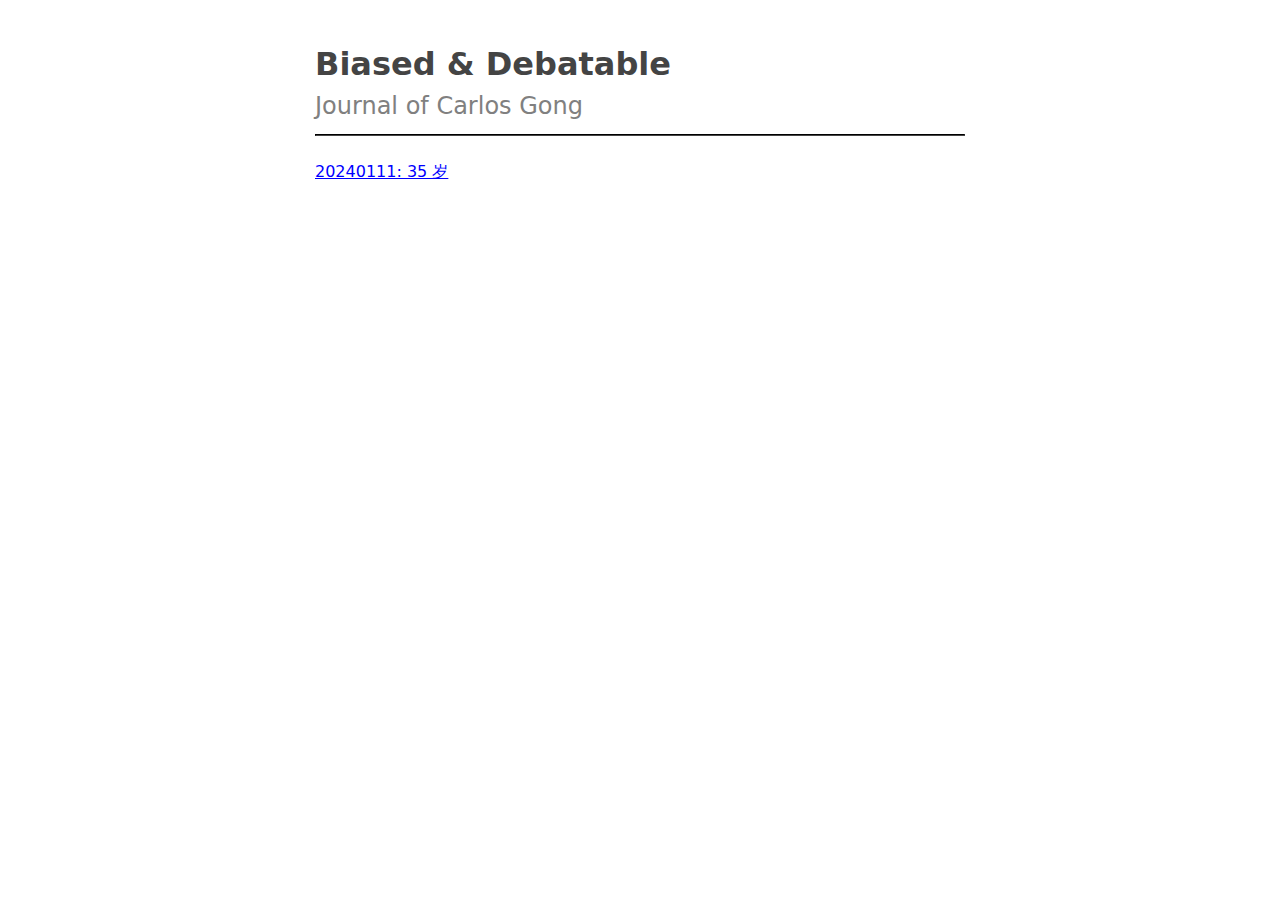
<file: index.html>
<!DOCTYPE html>
<html lang="en">
<head>
    <meta charset="UTF-8">
    <meta name="viewport" content="width=device-width, initial-scale=1.0">
    <link rel="stylesheet" href="./reset.css">
    <link rel="stylesheet" href="./style.css">
    <title>Journal of Carlos Gong</title>
</head>
<body>
    <h1>Biased & Debatable</h1>
    <h2>Journal of Carlos Gong</h2>
    <hr id="title-section-ender">
    <section>
        <a href="./posts/2024011101.html">20240111: 35 岁</a>
    </section>
</body>
</html>
</file>
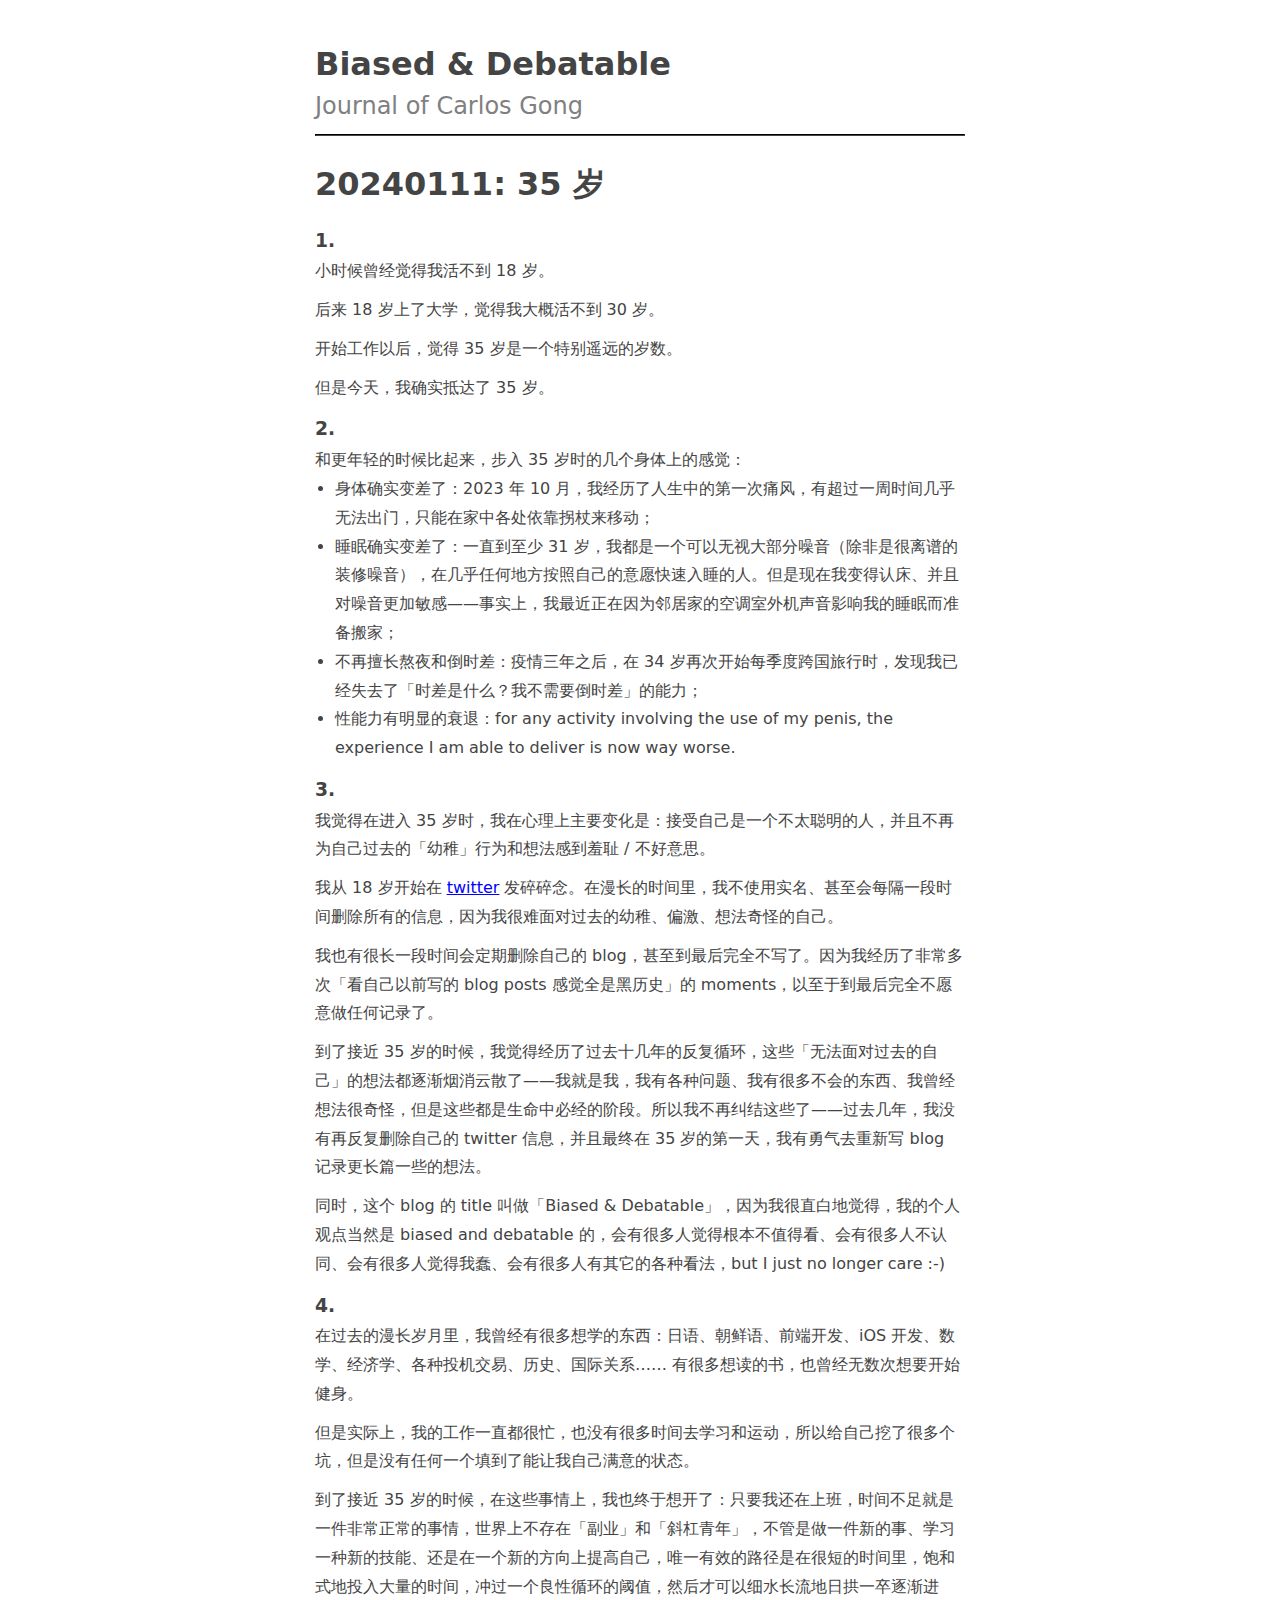
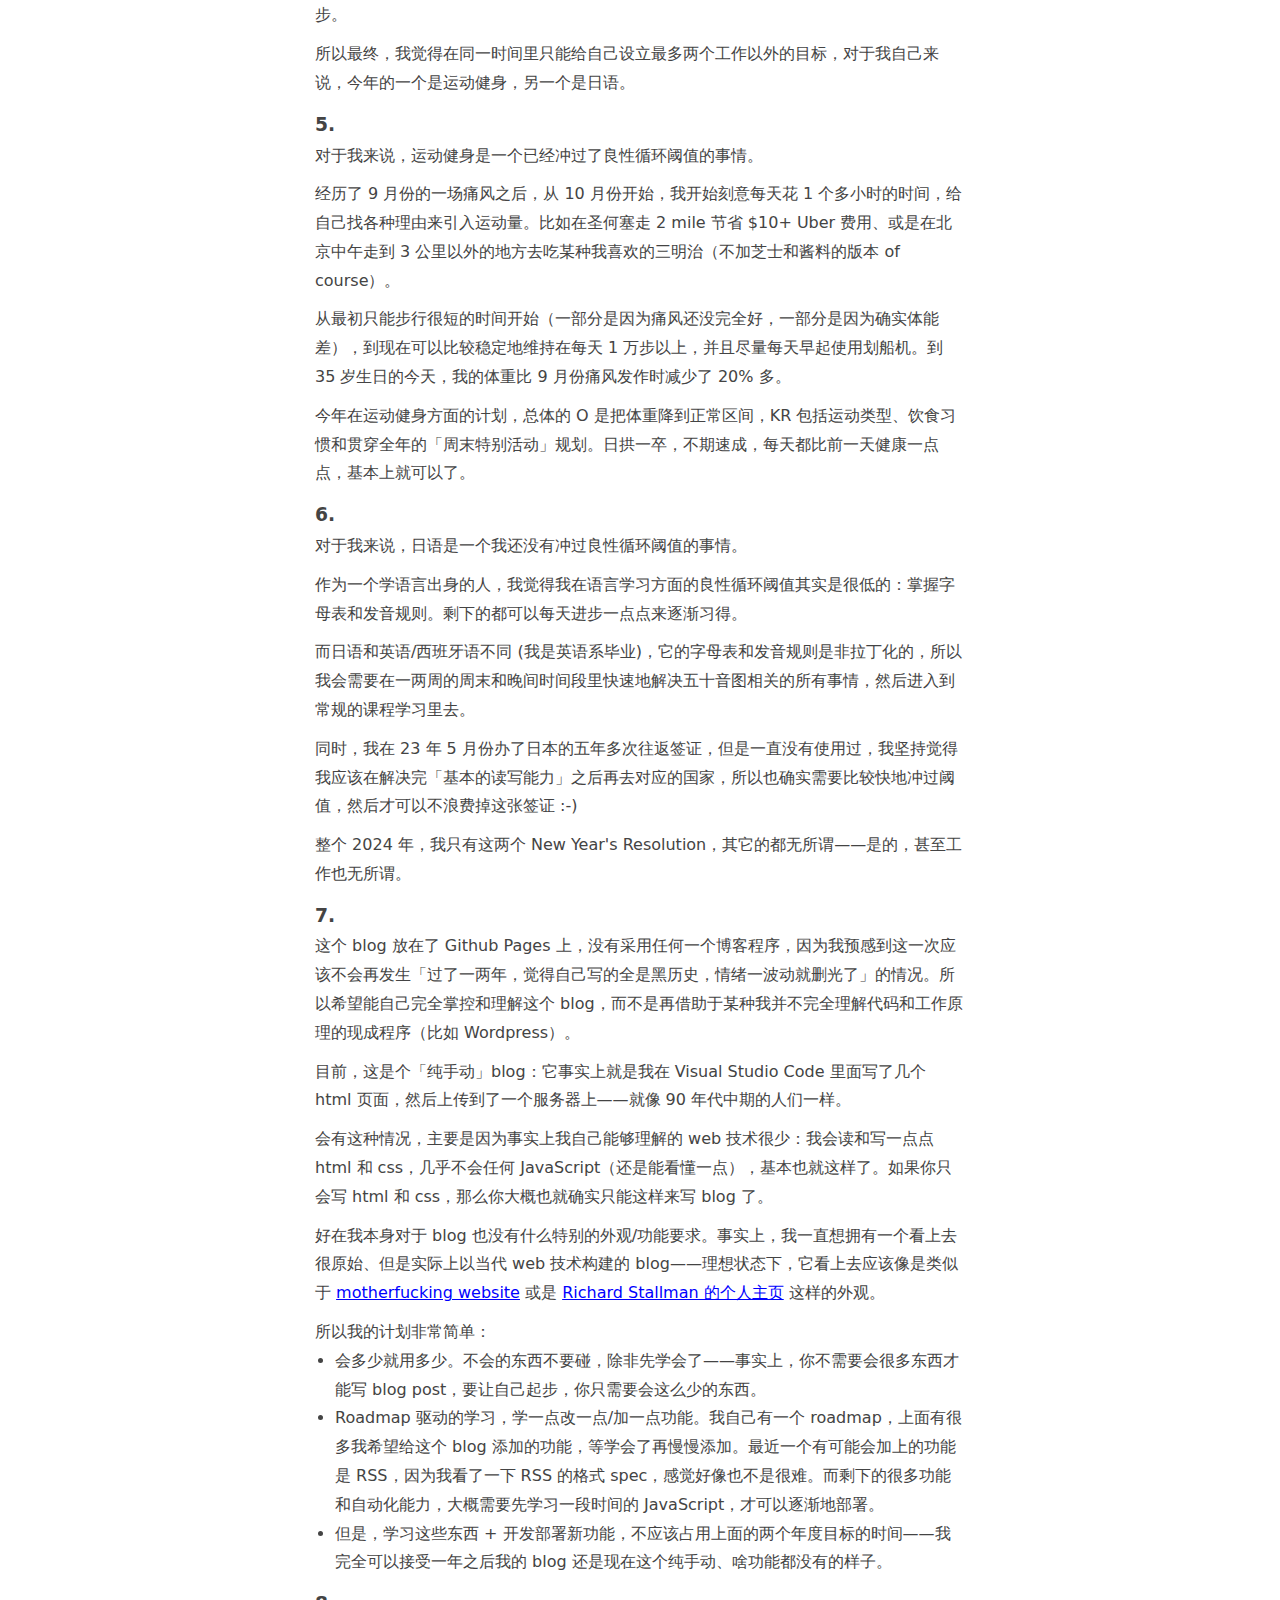
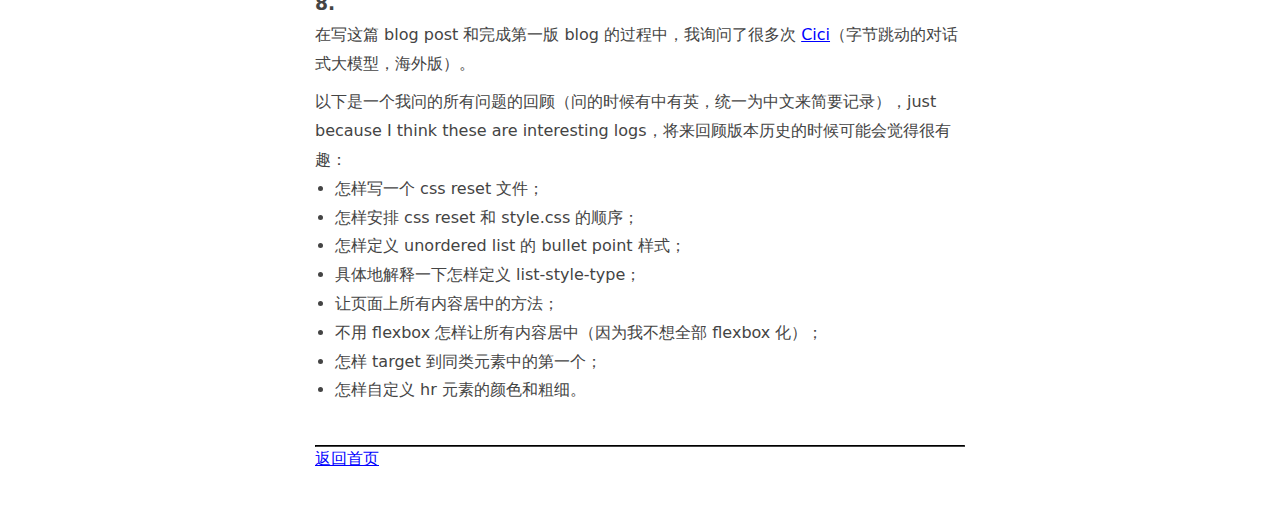
<file: posts/2024011101.html>
<!DOCTYPE html>
<html lang="en">
<head>
    <meta charset="UTF-8">
    <meta name="viewport" content="width=device-width, initial-scale=1.0">
    <link rel="stylesheet" href="../reset.css">
    <link rel="stylesheet" href="./poststyle.css">
    <title>20240111: 35 岁</title>
</head>
<body>
    <h1><a id="site-title" href="../index.html">Biased & Debatable</a></h1>
    <h2>Journal of Carlos Gong</h2>
    <hr id="title-section-ender">
    <article>
        <h1 id="post-title">20240111: 35 岁</h1>
        <h3>1.</h3>
        <p>小时候曾经觉得我活不到 18 岁。</p>
        <p>后来 18 岁上了大学，觉得我大概活不到 30 岁。</p>
        <p>开始工作以后，觉得 35 岁是一个特别遥远的岁数。</p>
        <p>但是今天，我确实抵达了 35 岁。</p>

        <h3>2.</h3>
        <p>和更年轻的时候比起来，步入 35 岁时的几个身体上的感觉：</p>
        <ul>
            <li>身体确实变差了：2023 年 10 月，我经历了人生中的第一次痛风，有超过一周时间几乎无法出门，只能在家中各处依靠拐杖来移动；</li>
            <li>睡眠确实变差了：一直到至少 31 岁，我都是一个可以无视大部分噪音（除非是很离谱的装修噪音），在几乎任何地方按照自己的意愿快速入睡的人。但是现在我变得认床、并且对噪音更加敏感——事实上，我最近正在因为邻居家的空调室外机声音影响我的睡眠而准备搬家；</li>
            <li>不再擅长熬夜和倒时差：疫情三年之后，在 34 岁再次开始每季度跨国旅行时，发现我已经失去了「时差是什么？我不需要倒时差」的能力；</li>
            <li>性能力有明显的衰退：for any activity involving the use of my penis, the experience I am able to deliver is now way worse.</li>
        </ul>

        <h3>3.</h3>
        <p>我觉得在进入 35 岁时，我在心理上主要变化是：接受自己是一个不太聪明的人，并且不再为自己过去的「幼稚」行为和想法感到羞耻 / 不好意思。</p>
        <p>我从 18 岁开始在 <a href="https://twitter.com/Carlos_Gong">twitter</a> 发碎碎念。在漫长的时间里，我不使用实名、甚至会每隔一段时间删除所有的信息，因为我很难面对过去的幼稚、偏激、想法奇怪的自己。</p>
        <p>我也有很长一段时间会定期删除自己的 blog，甚至到最后完全不写了。因为我经历了非常多次「看自己以前写的 blog posts 感觉全是黑历史」的 moments，以至于到最后完全不愿意做任何记录了。</p>
        <p>到了接近 35 岁的时候，我觉得经历了过去十几年的反复循环，这些「无法面对过去的自己」的想法都逐渐烟消云散了——我就是我，我有各种问题、我有很多不会的东西、我曾经想法很奇怪，但是这些都是生命中必经的阶段。所以我不再纠结这些了——过去几年，我没有再反复删除自己的 twitter 信息，并且最终在 35 岁的第一天，我有勇气去重新写 blog 记录更长篇一些的想法。</p>
        <p>同时，这个 blog 的 title 叫做「Biased & Debatable」，因为我很直白地觉得，我的个人观点当然是 biased and debatable 的，会有很多人觉得根本不值得看、会有很多人不认同、会有很多人觉得我蠢、会有很多人有其它的各种看法，but I just no longer care :-)</p>

        <h3>4.</h3>
        <p>在过去的漫长岁月里，我曾经有很多想学的东西：日语、朝鲜语、前端开发、iOS 开发、数学、经济学、各种投机交易、历史、国际关系…… 有很多想读的书，也曾经无数次想要开始健身。</p>
        <p>但是实际上，我的工作一直都很忙，也没有很多时间去学习和运动，所以给自己挖了很多个坑，但是没有任何一个填到了能让我自己满意的状态。</p>
        <p>到了接近 35 岁的时候，在这些事情上，我也终于想开了：只要我还在上班，时间不足就是一件非常正常的事情，世界上不存在「副业」和「斜杠青年」，不管是做一件新的事、学习一种新的技能、还是在一个新的方向上提高自己，唯一有效的路径是在很短的时间里，饱和式地投入大量的时间，冲过一个良性循环的阈值，然后才可以细水长流地日拱一卒逐渐进步。</p>
        <p>所以最终，我觉得在同一时间里只能给自己设立最多两个工作以外的目标，对于我自己来说，今年的一个是运动健身，另一个是日语。</p>

        <h3>5.</h3>
        <p>对于我来说，运动健身是一个已经冲过了良性循环阈值的事情。</p>
        <p>经历了 9 月份的一场痛风之后，从 10 月份开始，我开始刻意每天花 1 个多小时的时间，给自己找各种理由来引入运动量。比如在圣何塞走 2 mile 节省 $10+ Uber 费用、或是在北京中午走到 3 公里以外的地方去吃某种我喜欢的三明治（不加芝士和酱料的版本 of course）。</p>
        <p>从最初只能步行很短的时间开始（一部分是因为痛风还没完全好，一部分是因为确实体能差），到现在可以比较稳定地维持在每天 1 万步以上，并且尽量每天早起使用划船机。到 35 岁生日的今天，我的体重比 9 月份痛风发作时减少了 20% 多。</p>
        <p>今年在运动健身方面的计划，总体的 O 是把体重降到正常区间，KR 包括运动类型、饮食习惯和贯穿全年的「周末特别活动」规划。日拱一卒，不期速成，每天都比前一天健康一点点，基本上就可以了。</p>

        <h3>6.</h3>
        <p>对于我来说，日语是一个我还没有冲过良性循环阈值的事情。</p>
        <p>作为一个学语言出身的人，我觉得我在语言学习方面的良性循环阈值其实是很低的：掌握字母表和发音规则。剩下的都可以每天进步一点点来逐渐习得。</p>
        <p>而日语和英语/西班牙语不同 (我是英语系毕业)，它的字母表和发音规则是非拉丁化的，所以我会需要在一两周的周末和晚间时间段里快速地解决五十音图相关的所有事情，然后进入到常规的课程学习里去。</p>
        <p>同时，我在 23 年 5 月份办了日本的五年多次往返签证，但是一直没有使用过，我坚持觉得我应该在解决完「基本的读写能力」之后再去对应的国家，所以也确实需要比较快地冲过阈值，然后才可以不浪费掉这张签证 :-)</p>
        <p>整个 2024 年，我只有这两个 New Year's Resolution，其它的都无所谓——是的，甚至工作也无所谓。</p>

        <h3>7.</h3>
        <p>这个 blog 放在了 Github Pages 上，没有采用任何一个博客程序，因为我预感到这一次应该不会再发生「过了一两年，觉得自己写的全是黑历史，情绪一波动就删光了」的情况。所以希望能自己完全掌控和理解这个 blog，而不是再借助于某种我并不完全理解代码和工作原理的现成程序（比如 Wordpress）。</p>
        <p>目前，这是个「纯手动」blog：它事实上就是我在 Visual Studio Code 里面写了几个 html 页面，然后上传到了一个服务器上——就像 90 年代中期的人们一样。</p>
        <p>会有这种情况，主要是因为事实上我自己能够理解的 web 技术很少：我会读和写一点点 html 和 css，几乎不会任何 JavaScript（还是能看懂一点），基本也就这样了。如果你只会写 html 和 css，那么你大概也就确实只能这样来写 blog 了。</p>
        <p>好在我本身对于 blog 也没有什么特别的外观/功能要求。事实上，我一直想拥有一个看上去很原始、但是实际上以当代 web 技术构建的 blog——理想状态下，它看上去应该像是类似于 <a href="https://motherfuckingwebsite.com/">motherfucking website</a> 或是 <a href="https://stallman.org/">Richard Stallman 的个人主页</a> 这样的外观。</p>
        <p>所以我的计划非常简单：</p>
        <ul>
            <li>会多少就用多少。不会的东西不要碰，除非先学会了——事实上，你不需要会很多东西才能写 blog post，要让自己起步，你只需要会这么少的东西。</li>
            <li>Roadmap 驱动的学习，学一点改一点/加一点功能。我自己有一个 roadmap，上面有很多我希望给这个 blog 添加的功能，等学会了再慢慢添加。最近一个有可能会加上的功能是 RSS，因为我看了一下 RSS 的格式 spec，感觉好像也不是很难。而剩下的很多功能和自动化能力，大概需要先学习一段时间的 JavaScript，才可以逐渐地部署。</li>
            <li>但是，学习这些东西 + 开发部署新功能，不应该占用上面的两个年度目标的时间——我完全可以接受一年之后我的 blog 还是现在这个纯手动、啥功能都没有的样子。</li>
        </ul>

        <h3>8.</h3>
        <p>在写这篇 blog post 和完成第一版 blog 的过程中，我询问了很多次 <a href="https://www.ciciai.com/">Cici</a>（字节跳动的对话式大模型，海外版）。</p>
        <p>以下是一个我问的所有问题的回顾（问的时候有中有英，统一为中文来简要记录），just because I think these are interesting logs，将来回顾版本历史的时候可能会觉得很有趣：</p>
        <ul>
            <li>怎样写一个 css reset 文件；</li>
            <li>怎样安排 css reset 和 style.css 的顺序；</li>
            <li>怎样定义 unordered list 的 bullet point 样式；</li>
            <li>具体地解释一下怎样定义 list-style-type；</li>
            <li>让页面上所有内容居中的方法；</li>
            <li>不用 flexbox 怎样让所有内容居中（因为我不想全部 flexbox 化）；</li>
            <li>怎样 target 到同类元素中的第一个；</li>
            <li>怎样自定义 hr 元素的颜色和粗细。</li>
        </ul>
    </article>
    <hr>
    <a href="../index.html">返回首页</a>
</body>
</html>
</file>
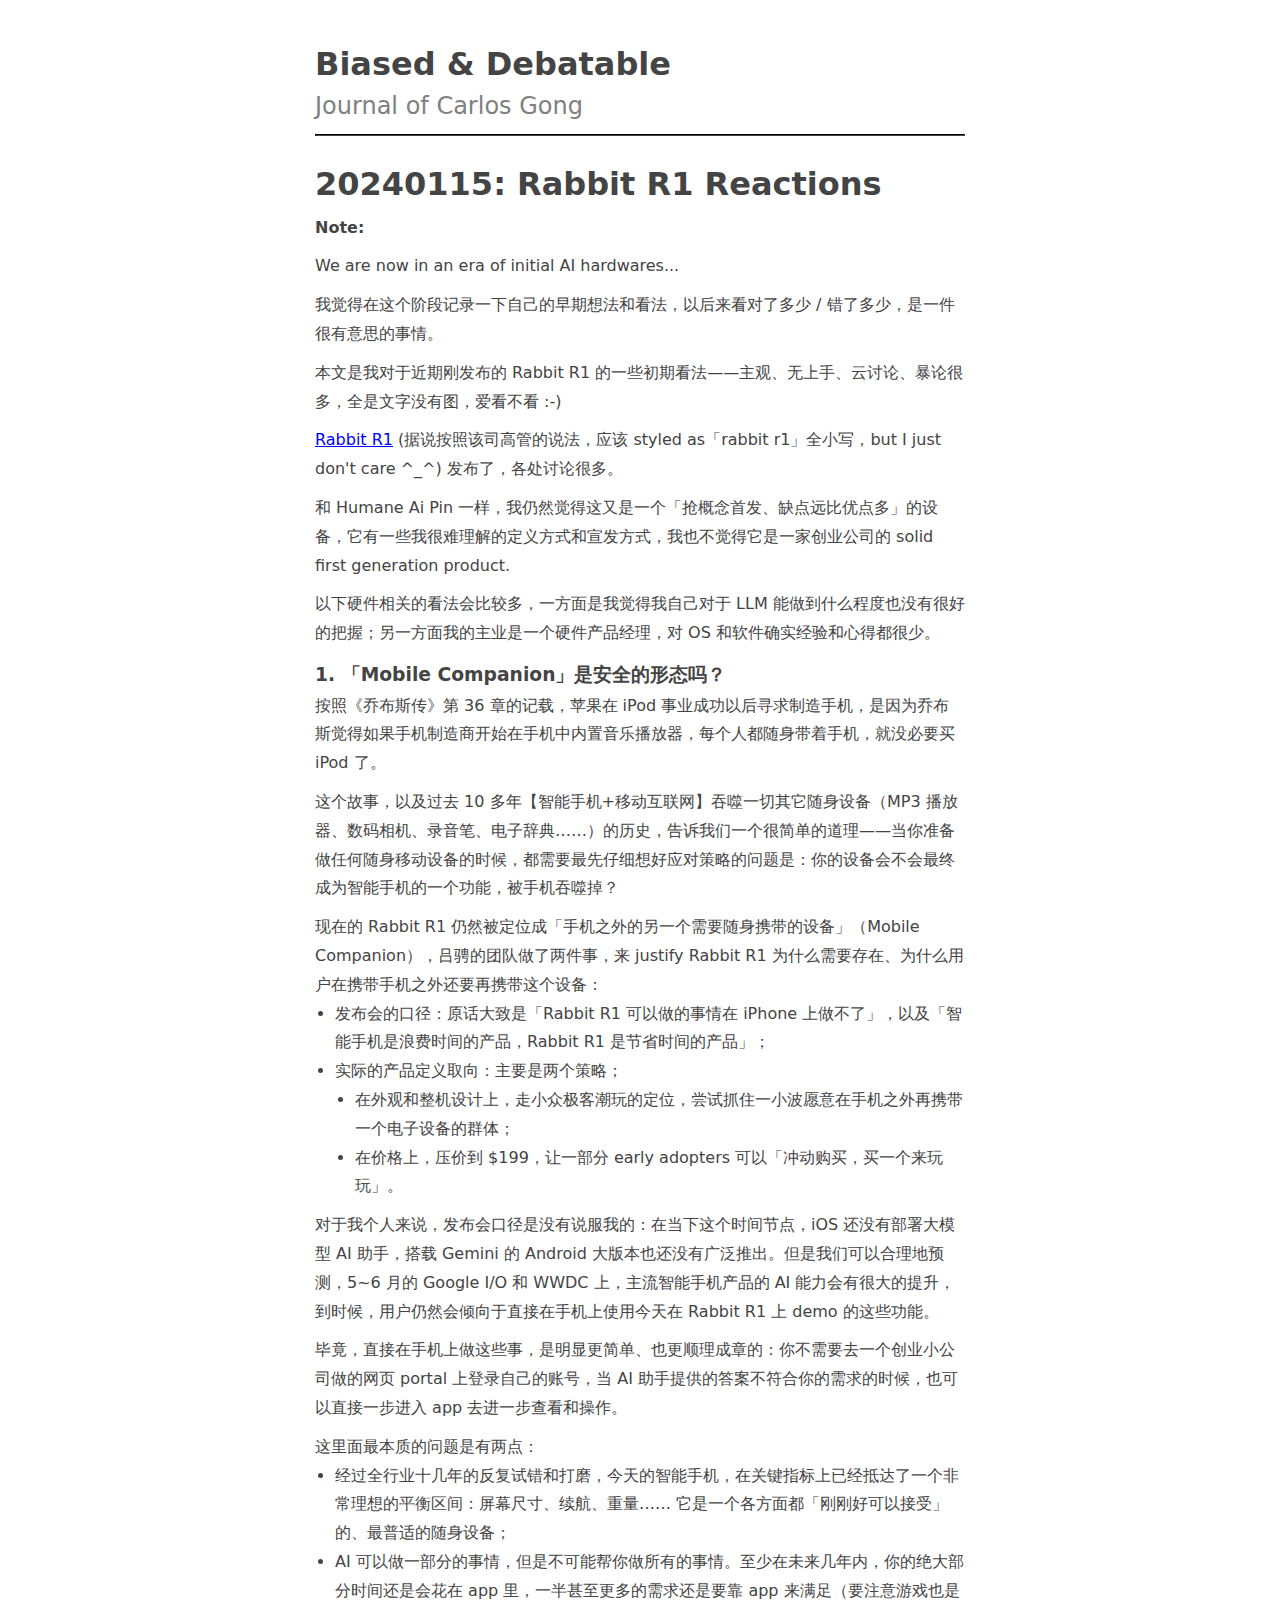
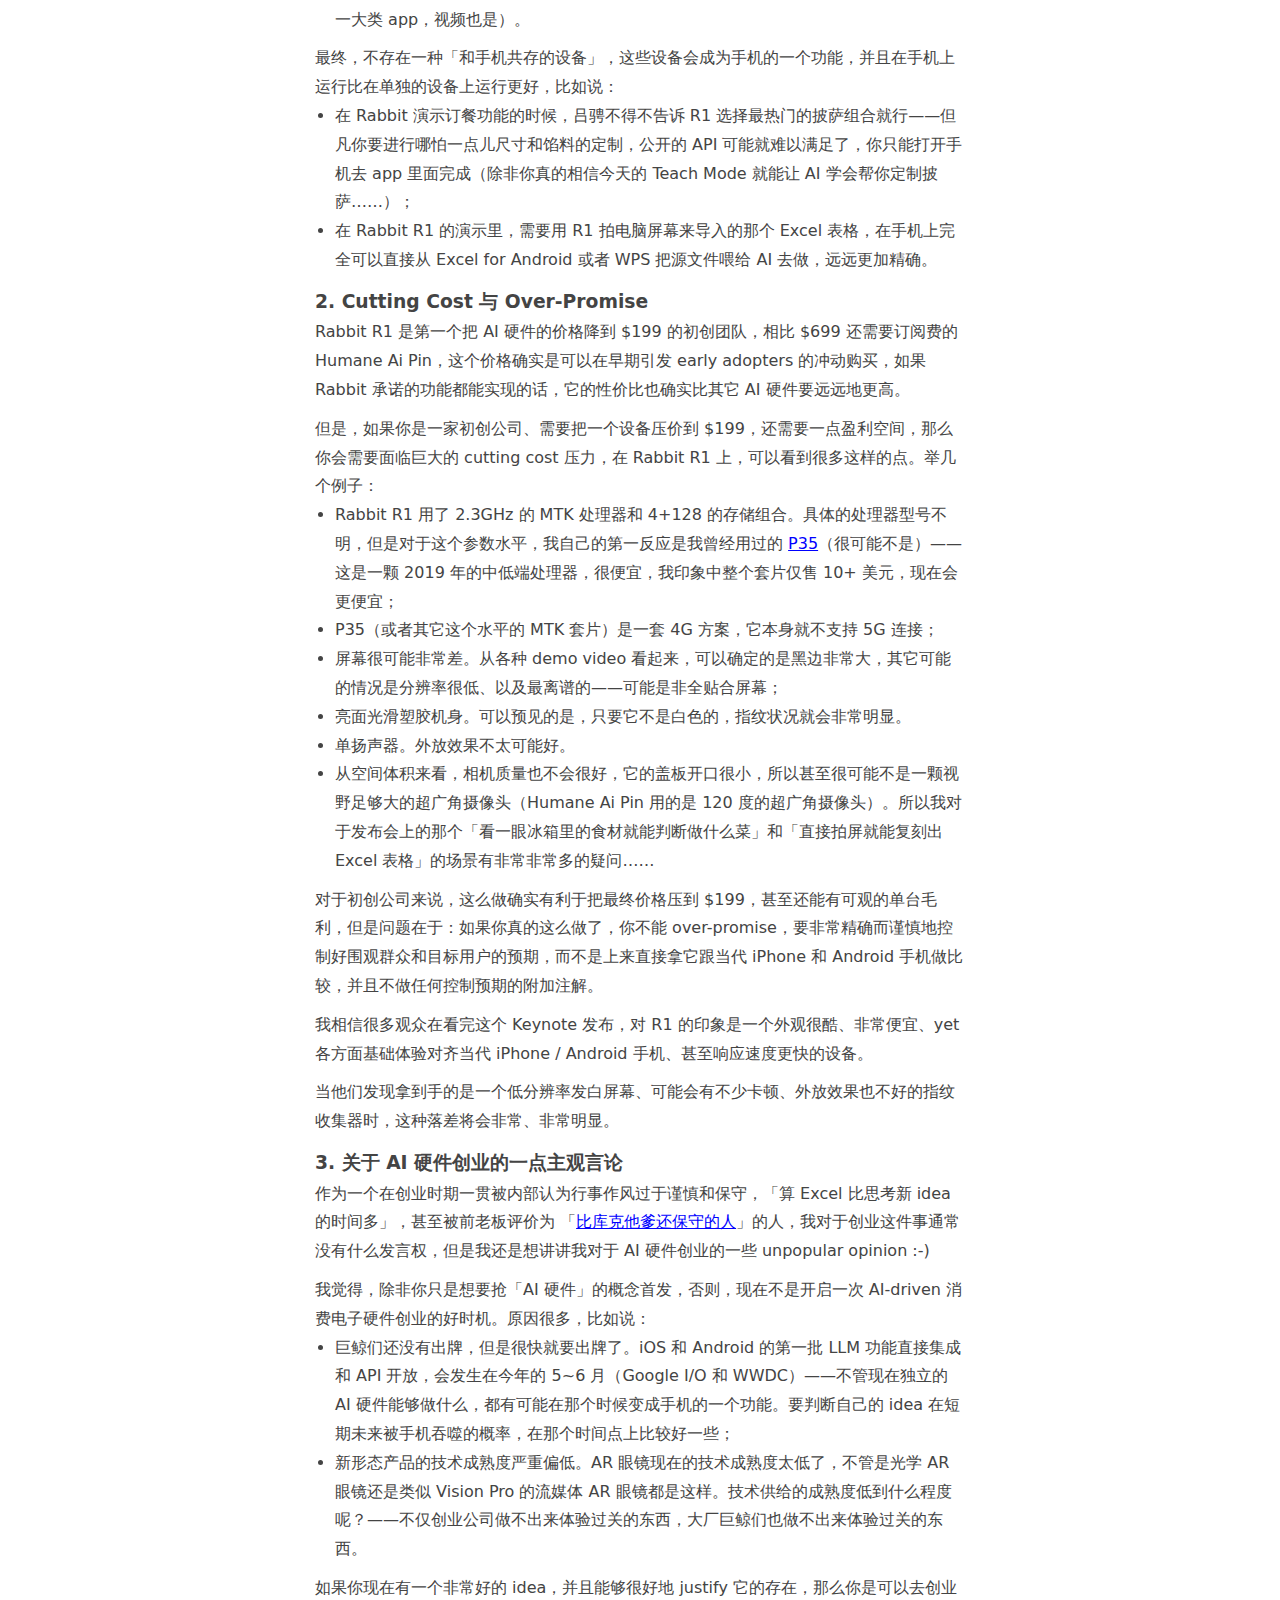
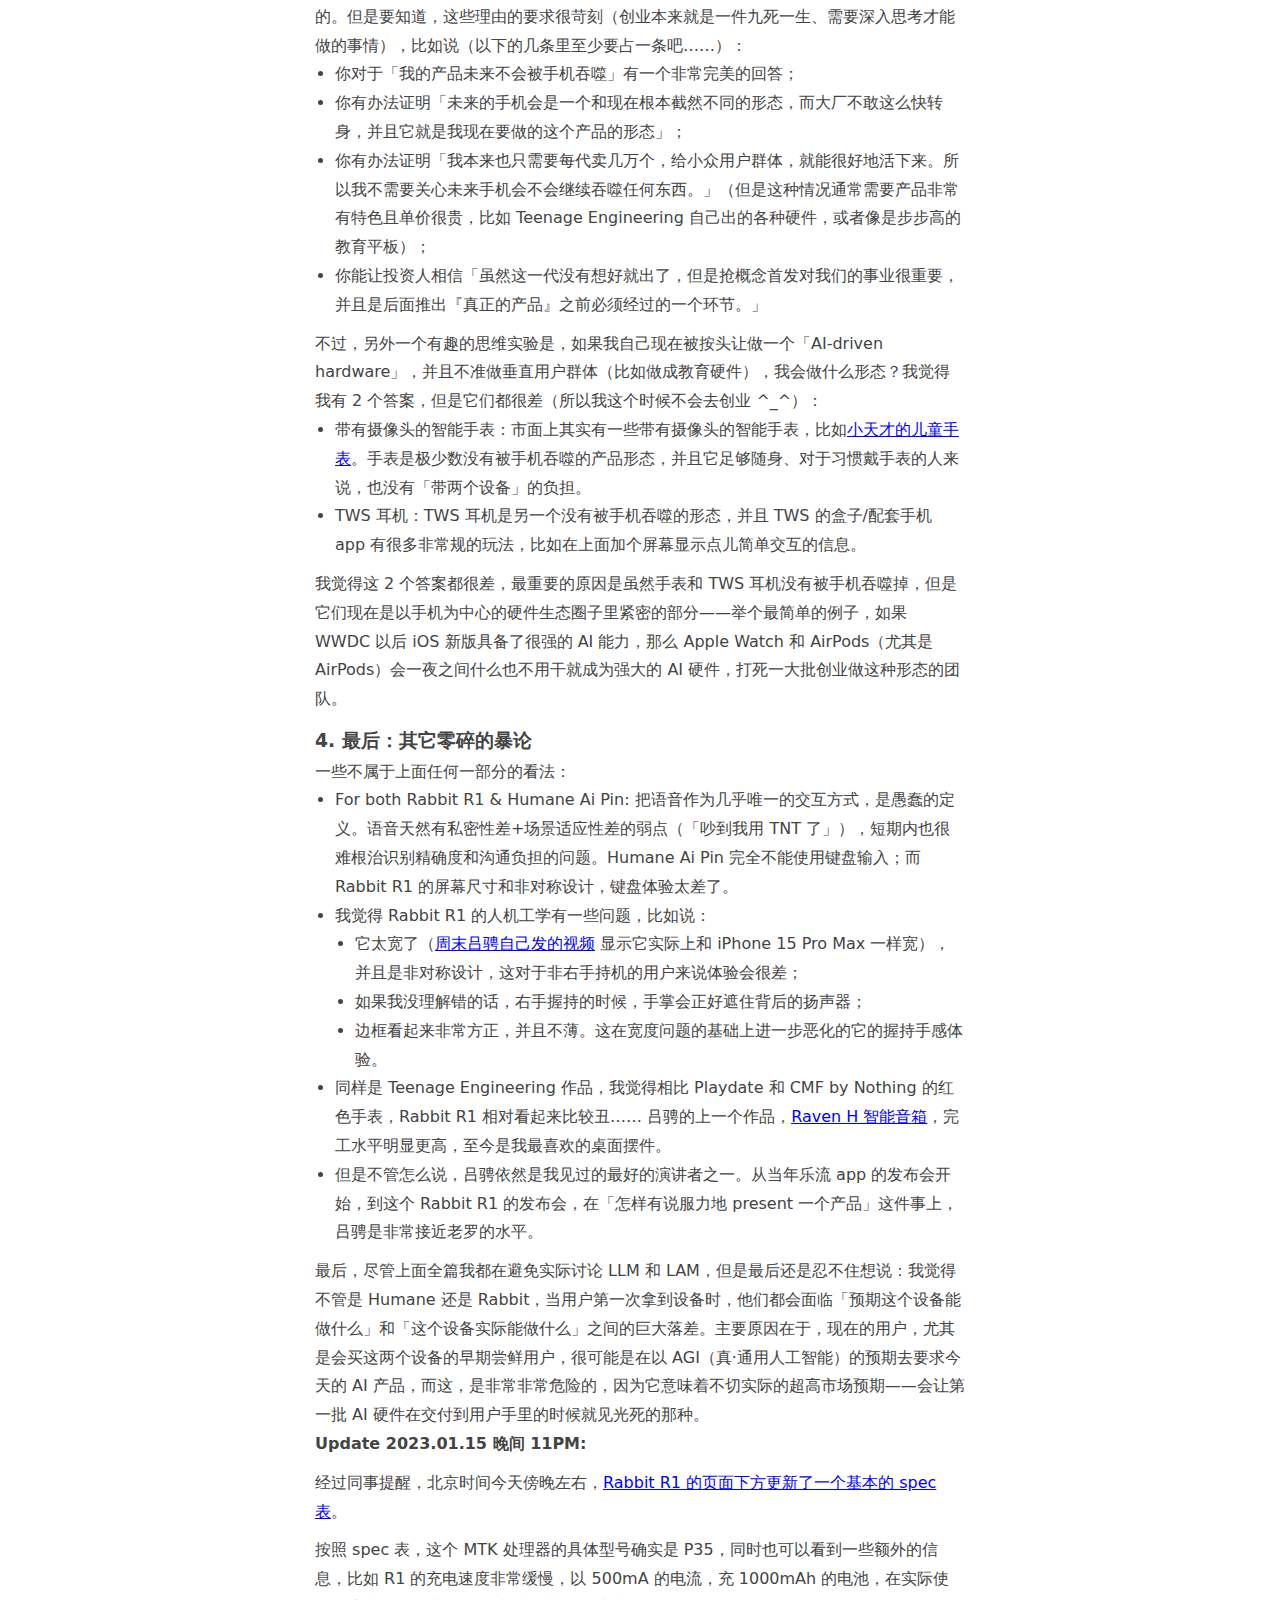
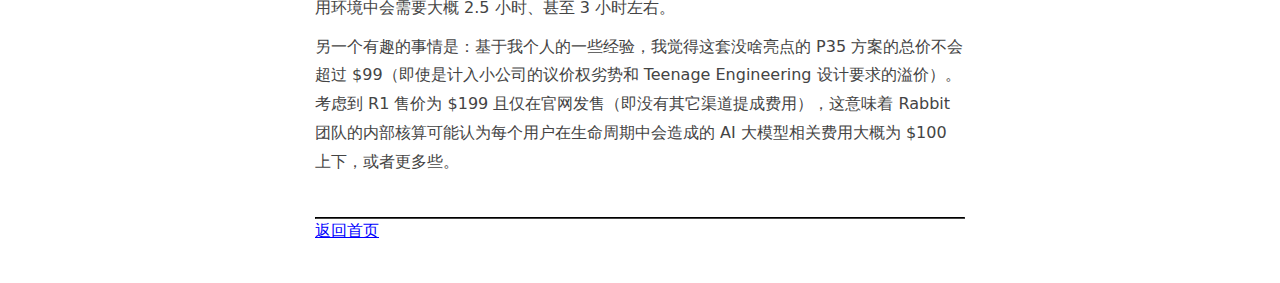
<file: posts/2024011501.html>
<!DOCTYPE html>
<html lang="en">
<head>
    <meta charset="UTF-8">
    <meta name="viewport" content="width=device-width, initial-scale=1.0">
    <link rel="stylesheet" href="../reset.css">
    <link rel="stylesheet" href="./poststyle.css">
    <title>20240115: Rabbit R1 Reactions</title>
</head>
<body>
    <h1><a id="site-title" href="../index.html">Biased & Debatable</a></h1>
    <h2>Journal of Carlos Gong</h2>
    <hr id="title-section-ender">
    <article>
        <h1 id="post-title">20240115: Rabbit R1 Reactions</h1>
        <div class="callout">
            <h4>Note:</h4>
            <p>We are now in an era of initial AI hardwares...</p>
            <p>我觉得在这个阶段记录一下自己的早期想法和看法，以后来看对了多少 / 错了多少，是一件很有意思的事情。</p>
            <p>本文是我对于近期刚发布的 Rabbit R1 的一些初期看法——主观、无上手、云讨论、暴论很多，全是文字没有图，爱看不看 :-)</p>
        </div>
        <p><a href="https://www.rabbit.tech/">Rabbit R1</a> (据说按照该司高管的说法，应该 styled as「rabbit r1」全小写，but I just don't care ^_^) 发布了，各处讨论很多。</p>
        <p>和 Humane Ai Pin 一样，我仍然觉得这又是一个「抢概念首发、缺点远比优点多」的设备，它有一些我很难理解的定义方式和宣发方式，我也不觉得它是一家创业公司的 solid first generation product.</p>
        <p>以下硬件相关的看法会比较多，一方面是我觉得我自己对于 LLM 能做到什么程度也没有很好的把握；另一方面我的主业是一个硬件产品经理，对 OS 和软件确实经验和心得都很少。</p>
        
        <h3>1. 「Mobile Companion」是安全的形态吗？</h3>
        <p>按照《乔布斯传》第 36 章的记载，苹果在 iPod 事业成功以后寻求制造手机，是因为乔布斯觉得如果手机制造商开始在手机中内置音乐播放器，每个人都随身带着手机，就没必要买 iPod 了。</p>
        <p>这个故事，以及过去 10 多年【智能手机+移动互联网】吞噬一切其它随身设备（MP3 播放器、数码相机、录音笔、电子辞典……）的历史，告诉我们一个很简单的道理——当你准备做任何随身移动设备的时候，都需要最先仔细想好应对策略的问题是：<span class="bold">你的设备会不会最终成为智能手机的一个功能，被手机吞噬掉？</span></p>
        <p>现在的 Rabbit R1 仍然被定位成<span class="bold">「手机之外的另一个需要随身携带的设备」（Mobile Companion）</span>，吕骋的团队做了两件事，来 justify Rabbit R1 为什么需要存在、为什么用户在携带手机之外还要再携带这个设备：</p>
        <ul>
            <li><span class="bold">发布会的口径：</span>原话大致是「Rabbit R1 可以做的事情在 iPhone 上做不了」，以及「智能手机是浪费时间的产品，Rabbit R1 是节省时间的产品」；</li>
            <li><span class="bold">实际的产品定义取向：</span>主要是两个策略；
                <ul>
                    <li>在外观和整机设计上，走小众极客潮玩的定位，尝试抓住一小波愿意在手机之外再携带一个电子设备的群体；</li>
                    <li>在价格上，压价到 $199，让一部分 early adopters 可以「冲动购买，买一个来玩玩」。</li>
                </ul>
            </li>
        </ul>
        <p>对于我个人来说，发布会口径是没有说服我的：在当下这个时间节点，iOS 还没有部署大模型 AI 助手，搭载 Gemini 的 Android 大版本也还没有广泛推出。但是我们可以合理地预测，5~6 月的 Google I/O 和 WWDC 上，主流智能手机产品的 AI 能力会有很大的提升，到时候，用户仍然会倾向于直接在手机上使用今天在 Rabbit R1 上 demo 的这些功能。</p>
        <p>毕竟，直接在手机上做这些事，是明显更简单、也更顺理成章的：你不需要去一个创业小公司做的网页 portal 上登录自己的账号，当 AI 助手提供的答案不符合你的需求的时候，也可以直接一步进入 app 去进一步查看和操作。</p>
        <p>这里面最本质的问题是有两点：</p>
        <ul>
            <li>经过全行业十几年的反复试错和打磨，今天的智能手机，在关键指标上已经抵达了一个非常理想的平衡区间：屏幕尺寸、续航、重量…… 它是一个各方面都「刚刚好可以接受」的、最普适的随身设备；</li>
            <li>AI 可以做一部分的事情，但是不可能帮你做所有的事情。至少在未来几年内，你的绝大部分时间还是会花在 app 里，一半甚至更多的需求还是要靠 app 来满足（要注意游戏也是一大类 app，视频也是）。</li>
        </ul>
        <p>最终，不存在一种「和手机共存的设备」，<span class="bold">这些设备会成为手机的一个功能</span>，并且在手机上运行比在单独的设备上运行更好，比如说：</p>
        <ul>
            <li>在 Rabbit 演示订餐功能的时候，吕骋不得不告诉 R1 选择最热门的披萨组合就行——但凡你要进行哪怕一点儿尺寸和馅料的定制，公开的 API 可能就难以满足了，你只能打开手机去 app 里面完成（除非你真的相信今天的 Teach Mode 就能让 AI 学会帮你定制披萨……）；</li>
            <li>在 Rabbit R1 的演示里，需要用 R1 拍电脑屏幕来导入的那个 Excel 表格，在手机上完全可以直接从 Excel for Android 或者 WPS 把源文件喂给 AI 去做，远远更加精确。</li>
        </ul>
        

        <h3>2. Cutting Cost 与 Over-Promise</h3>
        <p>Rabbit R1 是第一个把 AI 硬件的价格降到 $199 的初创团队，相比 $699 还需要订阅费的 Humane Ai Pin，这个价格确实是可以在早期引发 early adopters 的冲动购买，如果 Rabbit 承诺的功能都能实现的话，它的性价比也确实比其它 AI 硬件要远远地更高。</p>
        <p>但是，如果你是一家初创公司、需要把一个设备压价到 $199，还需要一点盈利空间，那么你会需要面临巨大的 cutting cost 压力，在 Rabbit R1 上，可以看到很多这样的点。举几个例子：</p>
        <ul>
            <li>Rabbit R1 用了 2.3GHz 的 MTK 处理器和 4+128 的存储组合。具体的处理器型号不明，但是对于这个参数水平，我自己的第一反应是我曾经用过的 <a href="https://i.mediatek.com/p35">P35</a>（很可能不是）——这是一颗 2019 年的中低端处理器，很便宜，我印象中整个套片仅售 10+ 美元，现在会更便宜；</li>
            <li>P35（或者其它这个水平的 MTK 套片）是一套 4G 方案，它本身就不支持 5G 连接；</li>
            <li>屏幕很可能非常差。从各种 demo video 看起来，可以确定的是黑边非常大，其它可能的情况是分辨率很低、以及最离谱的——可能是非全贴合屏幕；</li>
            <li>亮面光滑塑胶机身。可以预见的是，只要它不是白色的，指纹状况就会非常明显。</li>
            <li>单扬声器。外放效果不太可能好。</li>
            <li>从空间体积来看，相机质量也不会很好，它的盖板开口很小，所以甚至很可能不是一颗视野足够大的超广角摄像头（Humane Ai Pin 用的是 120 度的超广角摄像头）。所以我对于发布会上的那个「看一眼冰箱里的食材就能判断做什么菜」和「直接拍屏就能复刻出 Excel 表格」的场景有非常非常多的疑问……</li>
        </ul>
        <p>对于初创公司来说，这么做确实有利于把最终价格压到 $199，甚至还能有可观的单台毛利，但是问题在于：<span class="bold">如果你真的这么做了，你不能 over-promise</span>，要非常精确而谨慎地控制好围观群众和目标用户的预期，而不是上来直接拿它跟当代 iPhone 和 Android 手机做比较，并且不做任何控制预期的附加注解。</p>
        <p>我相信很多观众在看完这个 Keynote 发布，对 R1 的印象是一个外观很酷、非常便宜、yet 各方面基础体验对齐当代 iPhone / Android 手机、甚至响应速度更快的设备。</p>
        <p>当他们发现拿到手的是一个低分辨率发白屏幕、可能会有不少卡顿、外放效果也不好的指纹收集器时，这种落差将会非常、非常明显。</p>

        <h3>3. 关于 AI 硬件创业的一点主观言论</h3>
        <p>作为一个在创业时期一贯被内部认为行事作风过于谨慎和保守，「算 Excel 比思考新 idea 的时间多」，甚至被前老板评价为 「<a href="https://www.sohu.com/a/345358705_100185880">比库克他爹还保守的人</a>」的人，我对于创业这件事通常没有什么发言权，但是我还是想讲讲我对于 AI 硬件创业的一些 unpopular opinion :-)</p>
        <p>我觉得，除非你只是想要抢「AI 硬件」的概念首发，否则，<span class="bold">现在不是开启一次 AI-driven 消费电子硬件创业的好时机</span>。原因很多，比如说：</p>
        <ul>
            <li><span class="bold">巨鲸们还没有出牌，但是很快就要出牌了。</span>iOS 和 Android 的第一批 LLM 功能直接集成和 API 开放，会发生在今年的 5~6 月（Google I/O 和 WWDC）——不管现在独立的 AI 硬件能够做什么，都有可能在那个时候变成手机的一个功能。要判断自己的 idea 在短期未来被手机吞噬的概率，在那个时间点上比较好一些；</li>
            <li><span class="bold">新形态产品的技术成熟度严重偏低。</span>AR 眼镜现在的技术成熟度太低了，不管是光学 AR 眼镜还是类似 Vision Pro 的流媒体 AR 眼镜都是这样。技术供给的成熟度低到什么程度呢？——不仅创业公司做不出来体验过关的东西，大厂巨鲸们也做不出来体验过关的东西。</li>
        </ul>
        <p>如果你现在有一个非常好的 idea，并且能够很好地 justify 它的存在，那么你是可以去创业的。但是要知道，这些理由的要求很苛刻（创业本来就是一件九死一生、需要深入思考才能做的事情），比如说（以下的几条里至少要占一条吧……）：</p>
        <ul>
            <li>你对于「我的产品未来不会被手机吞噬」有一个非常完美的回答；</li>
            <li>你有办法证明「未来的手机会是一个和现在根本截然不同的形态，而大厂不敢这么快转身，并且它就是我现在要做的这个产品的形态」；</li>
            <li>你有办法证明「我本来也只需要每代卖几万个，给小众用户群体，就能很好地活下来。所以我不需要关心未来手机会不会继续吞噬任何东西。」（但是这种情况通常需要产品非常有特色且单价很贵，比如 Teenage Engineering 自己出的各种硬件，或者像是步步高的教育平板）；</li>
            <li>你能让投资人相信「虽然这一代没有想好就出了，但是抢概念首发对我们的事业很重要，并且是后面推出『真正的产品』之前必须经过的一个环节。」</li>
        </ul>

        <p>不过，另外一个有趣的思维实验是，如果我自己现在被按头让做一个「AI-driven hardware」，并且不准做垂直用户群体（比如做成教育硬件），我会做什么形态？我觉得我有 2 个答案，但是它们都很差（所以我这个时候不会去创业 ^_^）：</p>
        <ul>
            <li><span class="bold">带有摄像头的智能手表</span>：市面上其实有一些带有摄像头的智能手表，比如<a href="https://www.okii.com/html/pc/products/z6s.html">小天才的儿童手表</a>。手表是极少数没有被手机吞噬的产品形态，并且它足够随身、对于习惯戴手表的人来说，也没有「带两个设备」的负担。</li>
            <li><span class="bold">TWS 耳机</span>：TWS 耳机是另一个没有被手机吞噬的形态，并且 TWS 的盒子/配套手机 app 有很多非常规的玩法，比如在上面加个屏幕显示点儿简单交互的信息。</li>
        </ul>
        <p>我觉得这 2 个答案都很差，最重要的原因是虽然手表和 TWS 耳机没有被手机吞噬掉，但是它们现在是以手机为中心的硬件生态圈子里紧密的部分——举个最简单的例子，如果 WWDC 以后 iOS 新版具备了很强的 AI 能力，那么 Apple Watch 和 AirPods（尤其是 AirPods）会一夜之间什么也不用干就成为强大的 AI 硬件，打死一大批创业做这种形态的团队。</p>

        
        <h3>4. 最后：其它零碎的暴论</h3>
        <p>一些不属于上面任何一部分的看法：</p>
        <ul>
            <li>For both Rabbit R1 & Humane Ai Pin: 把语音作为几乎唯一的交互方式，是愚蠢的定义。语音天然有私密性差+场景适应性差的弱点（「吵到我用 TNT 了」），短期内也很难根治识别精确度和沟通负担的问题。Humane Ai Pin 完全不能使用键盘输入；而 Rabbit R1 的屏幕尺寸和非对称设计，键盘体验太差了。</li>
            <li>我觉得 Rabbit R1 的人机工学有一些问题，比如说：
                <ul>
                    <li>它太宽了（<a href="https://twitter.com/jessechenglyu/status/1746045442406928516">周末吕骋自己发的视频</a> 显示它实际上和 iPhone 15 Pro Max 一样宽），并且是非对称设计，这对于非右手持机的用户来说体验会很差；</li>
                    <li>如果我没理解错的话，右手握持的时候，手掌会正好遮住背后的扬声器；</li>
                    <li>边框看起来非常方正，并且不薄。这在宽度问题的基础上进一步恶化的它的握持手感体验。</li>
                </ul>
            </li>
            <li>同样是 Teenage Engineering 作品，我觉得相比 Playdate 和 CMF by Nothing 的红色手表，Rabbit R1 相对看起来比较丑…… 吕骋的上一个作品，<a href="https://teenage.engineering/designs/H">Raven H 智能音箱</a>，完工水平明显更高，至今是我最喜欢的桌面摆件。</li>
            <li>但是不管怎么说，吕骋依然是我见过的最好的演讲者之一。从当年乐流 app 的发布会开始，到这个 Rabbit R1 的发布会，在「怎样有说服力地 present 一个产品」这件事上，吕骋是非常接近老罗的水平。</li>
        </ul>
        <p>最后，尽管上面全篇我都在避免实际讨论 LLM 和 LAM，但是最后还是忍不住想说：我觉得不管是 Humane 还是 Rabbit，当用户第一次拿到设备时，他们都会面临「预期这个设备能做什么」和「这个设备实际能做什么」之间的巨大落差。主要原因在于，<span class="bold">现在的用户，尤其是会买这两个设备的早期尝鲜用户，很可能是在以 AGI（真·通用人工智能）的预期去要求今天的 AI 产品</span>，而这，是非常非常危险的，因为它意味着不切实际的超高市场预期——会让第一批 AI 硬件在交付到用户手里的时候就见光死的那种。</p>

        <div class="callout">
            <h4>Update 2023.01.15 晚间 11PM:</h4>
            <p>经过同事提醒，北京时间今天傍晚左右，<a href="https://www.rabbit.tech/">Rabbit R1 的页面下方更新了一个基本的 spec 表</a>。</p>
            <p>按照 spec 表，这个 MTK 处理器的具体型号确实是 P35，同时也可以看到一些额外的信息，比如 R1 的充电速度非常缓慢，以 500mA 的电流，充 1000mAh 的电池，在实际使用环境中会需要大概 2.5 小时、甚至 3 小时左右。</p>
            <p>另一个有趣的事情是：基于我个人的一些经验，我觉得这套没啥亮点的 P35 方案的总价不会超过 $99（即使是计入小公司的议价权劣势和 Teenage Engineering 设计要求的溢价）。考虑到 R1 售价为 $199 且仅在官网发售（即没有其它渠道提成费用），<span class="bold">这意味着 Rabbit 团队的内部核算可能认为每个用户在生命周期中会造成的 AI 大模型相关费用大概为 $100 上下</span>，或者更多些。</p>
        </div>

    </article>
    <hr>
    <a href="../index.html">返回首页</a>
</body>
</html>
</file>
<file: style.css>
body{
    max-width: 650px;
    margin: 40px auto;
    padding: 0 10px;
    line-height: 1.5;
}

h2{
    font-weight: normal;
    color: #808080;
    margin-bottom: 10px;
}

a{
    text-decoration: underline;
    color: #0000ff;
}

section{
    line-height: 2;
}

section:first-of-type{
    padding-top: 20px;
}

hr{
    border-color: #444;
}
</file>
<file: posts/poststyle.css>
body{
    max-width: 650px;
    margin: 40px auto;
    padding: 0 10px;
    line-height: 1.5;
}

h2{
    font-weight: normal;
    color: #808080;
    margin-bottom: 10px;
}

a{
    text-decoration: underline;
    color: #0000ff;
}

#site-title{
    text-decoration: none;
    color: #444;
}

hr{
    border-color: #444;
}


article{
    padding-top: 20px;
    line-height: 1.8;
}

ul, li{
    list-style-type: disc;
    margin-left: 10px;
}

h3{
    margin-top: 10px;
    margin-bottom: -10px;
}

p{
    margin-top: 10px;
}

article{
    margin-bottom: 40px;
}
</file>
